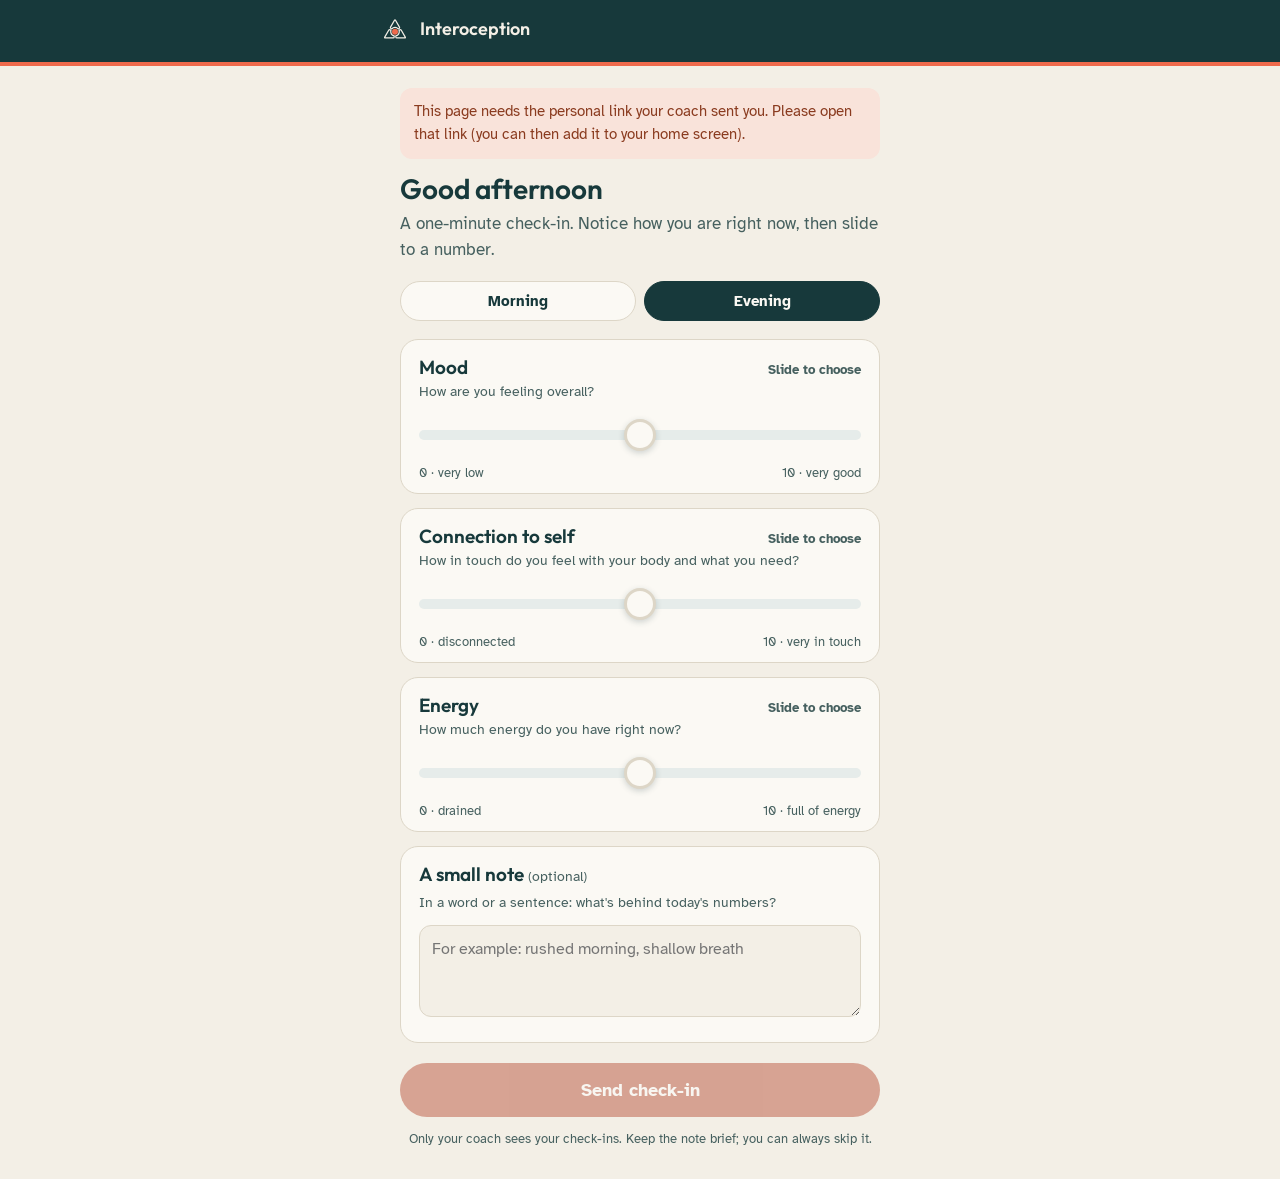
<file: checkin/index.html>
<!doctype html>
<html lang="en">
<head>
<meta charset="utf-8">
<meta name="viewport" content="width=device-width, initial-scale=1, viewport-fit=cover">
<title>Daily check-in · Interoception</title>
<meta name="description" content="Your daily Interoception check-in: mood, connection to self and energy.">
<meta name="robots" content="noindex">
<meta name="theme-color" content="#17393B">
<link rel="manifest" href="manifest.webmanifest">
<link rel="apple-touch-icon" href="icon-180.png">
<meta name="apple-mobile-web-app-capable" content="yes">
<meta name="apple-mobile-web-app-title" content="Check-in">
<meta name="apple-mobile-web-app-status-bar-style" content="black-translucent">
<link rel="icon" href="icon-192.png">
<link rel="preconnect" href="https://fonts.googleapis.com">
<link rel="preconnect" href="https://fonts.gstatic.com" crossorigin>
<link href="https://fonts.googleapis.com/css2?family=Outfit:wght@500;600&family=Atkinson+Hyperlegible:wght@400;700&display=swap" rel="stylesheet">
<style>
:root{--ground:#F3EFE6;--paper:#FBF9F4;--ink:#17393B;--ink-soft:#46605F;--line:#DDD6C7;--coral:#EF6A4C;--coral-ink:#B4462E;--band:#17393B;--band-ink:#F3EFE6;--band-soft:#B9C9C6;--tint:#E6ECEA;
--f-display:"Outfit","Avenir Next","Segoe UI",system-ui,sans-serif;--f-body:"Atkinson Hyperlegible","Segoe UI",system-ui,sans-serif}
@media (prefers-color-scheme:dark){:root{--ground:#0F2324;--paper:#163032;--ink:#EDE8DD;--ink-soft:#AFC0BD;--line:#2A4446;--coral:#F07A5E;--coral-ink:#F49A83;--band:#1B3A3C;--tint:#1F3B3D;color-scheme:dark}}
*{box-sizing:border-box}
html,body{margin:0;background:var(--ground);color:var(--ink);font:17px/1.55 var(--f-body);-webkit-text-size-adjust:100%}
.top{background:var(--band);color:var(--band-ink);padding:calc(14px + env(safe-area-inset-top,0px)) 20px 18px;border-bottom:4px solid var(--coral)}
.top .row{max-width:520px;margin:0 auto;display:flex;align-items:center;gap:10px}
.top svg{width:30px;height:30px;flex:none}
.top b{font:600 18px/1 var(--f-display)}
main{max-width:520px;margin:0 auto;padding:22px 20px calc(30px + env(safe-area-inset-bottom,0px))}
h1{font:600 28px/1.15 var(--f-display);margin:4px 0 6px}
.lead{color:var(--ink-soft);margin:0 0 18px}
.when{display:flex;gap:8px;margin:0 0 18px}
.when button{flex:1;padding:10px 12px;border-radius:999px;border:1px solid var(--line);background:var(--paper);color:var(--ink);font:700 15px var(--f-body);cursor:pointer}
.when button[aria-pressed="true"]{background:var(--ink);color:var(--paper);border-color:var(--ink)}
.card{background:var(--paper);border:1px solid var(--line);border-radius:18px;padding:16px 18px 10px;margin:0 0 14px}
.card .head{display:flex;justify-content:space-between;align-items:baseline;gap:10px}
.card label{font:600 19px/1.2 var(--f-display)}
.card .val{font:600 30px/1 var(--f-display);color:var(--coral-ink);min-width:2ch;text-align:right}
.card .val.unset{font:700 13px var(--f-body);color:var(--ink-soft)}
.card .hint{color:var(--ink-soft);font-size:14px;margin:2px 0 4px}
input[type=range]{-webkit-appearance:none;appearance:none;width:100%;height:44px;background:transparent;margin:6px 0 0;touch-action:pan-y}
input[type=range]::-webkit-slider-runnable-track{height:10px;border-radius:5px;background:linear-gradient(to right,var(--coral) var(--fill,0%),var(--tint) var(--fill,0%))}
input[type=range]::-moz-range-track{height:10px;border-radius:5px;background:var(--tint)}
input[type=range]::-moz-range-progress{height:10px;border-radius:5px;background:var(--coral)}
input[type=range]::-webkit-slider-thumb{-webkit-appearance:none;width:32px;height:32px;border-radius:50%;background:var(--paper);border:3px solid var(--coral);margin-top:-11px;box-shadow:0 2px 6px rgba(23,57,59,.2)}
input[type=range]::-moz-range-thumb{width:28px;height:28px;border-radius:50%;background:var(--paper);border:3px solid var(--coral)}
input[type=range].unset::-webkit-slider-thumb{border-color:var(--line)}
input[type=range]:focus-visible{outline:3px solid var(--coral);outline-offset:4px;border-radius:8px}
.ends{display:flex;justify-content:space-between;font-size:13px;color:var(--ink-soft);margin-top:-2px}
.note label{font:600 19px/1.2 var(--f-display)}
.note .opt{font:400 14px var(--f-body);color:var(--ink-soft)}
textarea{width:100%;min-height:92px;margin:8px 0 6px;border:1px solid var(--line);border-radius:12px;padding:12px;font:16px/1.45 var(--f-body);background:var(--ground);color:var(--ink);resize:vertical}
textarea:focus{outline:3px solid var(--coral);outline-offset:1px}
.send{width:100%;padding:16px;border:0;border-radius:999px;background:var(--coral-ink);color:#fff;font:700 18px var(--f-body);cursor:pointer;margin-top:6px}
.send:disabled{opacity:.45;cursor:not-allowed}
.small{font-size:13px;color:var(--ink-soft);text-align:center;margin:12px 0 0}
.thanks{text-align:center;padding-top:26px}
.thanks .ring{width:72px;height:72px;border-radius:50%;background:var(--coral);margin:0 auto 14px;display:grid;place-items:center}
.thanks .ring svg{width:34px;height:34px}
.nums{display:flex;gap:10px;justify-content:center;margin:18px 0}
.nums div{background:var(--paper);border:1px solid var(--line);border-radius:14px;padding:10px 14px;min-width:94px}
.nums b{display:block;font:600 26px/1.1 var(--f-display)}
.nums span{font-size:13px;color:var(--ink-soft)}
.again{background:transparent;border:1px solid var(--ink-soft);color:var(--ink);padding:12px 20px;border-radius:999px;font:700 15px var(--f-body);cursor:pointer}
.alert{background:#F9E3DA;color:#8A3B1F;border-radius:12px;padding:12px 14px;margin:0 0 14px;font-size:15px}
@media (prefers-color-scheme:dark){.alert{background:#3D2620;color:#F7B9A6}}
.crisis{font-size:13px;color:var(--ink-soft);margin-top:20px}
</style>
</head>
<body>
<header class="top"><div class="row">
<svg viewBox="0 0 120 120" aria-hidden="true"><g fill="none" stroke="#F3EFE6" stroke-width="5" stroke-linejoin="round"><path d="M62.00 24.76L77.88 52.28Q79.88 55.74 76.46 57.72L73.03 59.70A17.25 17.25 0 0 0 46.97 59.70L43.54 57.72Q40.12 55.74 42.12 52.28L58.00 24.76Q60.00 21.30 62.00 24.76Z"/><path d="M99.04 95.85L67.27 95.85Q63.27 95.85 63.27 91.89L63.27 87.94A17.25 17.25 0 0 0 76.30 65.37L79.73 63.39Q83.16 61.41 85.16 64.87L101.04 92.39Q103.04 95.85 99.04 95.85Z"/><path d="M18.96 92.39L34.84 64.87Q36.84 61.41 40.27 63.39L43.70 65.37A17.25 17.25 0 0 0 56.73 87.94L56.73 91.89Q56.73 95.85 52.73 95.85L20.96 95.85Q16.96 95.85 18.96 92.39Z"/></g><circle cx="60" cy="71" r="12" fill="#EF6A4C"/></svg>
<b>Interoception</b></div></header>

<main>
<section id="form-view">
  <p class="alert" id="no-code" hidden>This page needs the personal link your coach sent you. Please open that link (you can then add it to your home screen).</p>
  <h1 id="greeting">Hello</h1>
  <p class="lead">A one-minute check-in. Notice how you are right now, then slide to a number.</p>
  <div class="when" role="group" aria-label="Time of day">
    <button type="button" data-when="Morning" aria-pressed="false">Morning</button>
    <button type="button" data-when="Evening" aria-pressed="false">Evening</button>
  </div>
  <form id="checkin" novalidate>
    <div class="card"><div class="head"><label for="mood">Mood</label><span class="val unset" id="mood-v" aria-live="polite">Slide to choose</span></div>
      <p class="hint">How are you feeling overall?</p>
      <input type="range" id="mood" min="0" max="10" step="1" value="5" class="unset" aria-describedby="mood-v">
      <div class="ends"><span>0 · very low</span><span>10 · very good</span></div></div>
    <div class="card"><div class="head"><label for="connection">Connection to self</label><span class="val unset" id="connection-v" aria-live="polite">Slide to choose</span></div>
      <p class="hint">How in touch do you feel with your body and what you need?</p>
      <input type="range" id="connection" min="0" max="10" step="1" value="5" class="unset" aria-describedby="connection-v">
      <div class="ends"><span>0 · disconnected</span><span>10 · very in touch</span></div></div>
    <div class="card"><div class="head"><label for="energy">Energy</label><span class="val unset" id="energy-v" aria-live="polite">Slide to choose</span></div>
      <p class="hint">How much energy do you have right now?</p>
      <input type="range" id="energy" min="0" max="10" step="1" value="5" class="unset" aria-describedby="energy-v">
      <div class="ends"><span>0 · drained</span><span>10 · full of energy</span></div></div>
    <div class="card note"><label for="note">A small note <span class="opt">(optional)</span></label>
      <p class="hint">In a word or a sentence: what's behind today's numbers?</p>
      <textarea id="note" maxlength="500" placeholder="For example: tight shoulders after work"></textarea></div>
    <button class="send" id="send" type="submit" disabled>Send check-in</button>
    <p class="small">Only your coach sees your check-ins. Keep the note brief; you can always skip it.</p>
  </form>
</section>

<section id="thanks-view" class="thanks" hidden>
  <div class="ring"><svg viewBox="0 0 24 24" fill="none" stroke="#fff" stroke-width="3" stroke-linecap="round" stroke-linejoin="round" aria-hidden="true"><path d="M5 12.5l4.5 4.5L19 7.5"/></svg></div>
  <h1>Thanks for checking in</h1>
  <p class="lead">Noticing is the practice.</p>
  <div class="nums" id="nums"></div>
  <p id="queued" class="alert" hidden>You seem to be offline. Your check-in is saved on this phone and will send next time you open this page.</p>
  <button class="again" id="done" type="button">Done</button>
  <p class="crisis">This isn't monitored in real time. If you're in crisis, call or text 988 (US) or call 911.</p>
</section>
</main>

<script>
(function () {
  var FORM_ID = "263145496067161";
  var Q = { code: "q1_code", when: "q2_when", mood: "q3_mood", connection: "q4_connection", energy: "q5_energy", note: "q6_note", sent: "q7_sent" };
  var SUBMIT = "https://submit.jotform.com/submit/" + FORM_ID + "/";
  var EXAMPLES = ["tight shoulders after work", "felt calm after a walk", "slept badly, jaw tense", "good talk with a friend", "rushed morning, shallow breath", "proud I said no"];

  function store(k, v) { try { if (v === undefined) return localStorage.getItem(k); localStorage.setItem(k, v); } catch (e) { return null; } }

  // The private client code comes from the personal link (?c=…) and is remembered on this phone.
  var params = new URLSearchParams(location.search);
  var code = (params.get("c") || store("io_code") || "").trim().toUpperCase().replace(/[^A-Z0-9]/g, "").slice(0, 12);
  if (params.get("c") && code) store("io_code", code);
  var noCode = !code;
  document.getElementById("no-code").hidden = !noCode;

  var hour = new Date().getHours();
  var when = hour < 14 ? "Morning" : "Evening";
  document.getElementById("greeting").textContent = hour < 12 ? "Good morning" : hour < 18 ? "Good afternoon" : "Good evening";
  var whenButtons = document.querySelectorAll(".when button");
  function setWhen(w) { when = w; whenButtons.forEach(function (b) { b.setAttribute("aria-pressed", String(b.dataset.when === w)); }); }
  whenButtons.forEach(function (b) { b.addEventListener("click", function () { setWhen(b.dataset.when); }); });
  setWhen(when);

  document.getElementById("note").placeholder = "For example: " + EXAMPLES[Math.floor(Math.random() * EXAMPLES.length)];

  var keys = ["mood", "connection", "energy"], touched = {};
  var send = document.getElementById("send");
  function refresh() { send.disabled = noCode || keys.some(function (k) { return !touched[k]; }); }
  keys.forEach(function (k) {
    var input = document.getElementById(k), out = document.getElementById(k + "-v");
    function show() {
      touched[k] = true; input.classList.remove("unset"); out.classList.remove("unset");
      out.textContent = input.value; input.style.setProperty("--fill", (input.value * 10) + "%"); refresh();
    }
    input.addEventListener("input", show); input.addEventListener("change", show);
    input.addEventListener("pointerdown", function () { if (!touched[k]) show(); });
  });

  function payload() {
    var fd = new FormData();
    fd.append("formID", FORM_ID); fd.append("simple_spc", FORM_ID + "-" + FORM_ID);
    fd.append(Q.code, code); fd.append(Q.when, when);
    keys.forEach(function (k) { fd.append(Q[k], document.getElementById(k).value); });
    fd.append(Q.note, document.getElementById("note").value.trim().slice(0, 500));
    fd.append(Q.sent, "interoception.cc/checkin");
    return fd;
  }
  function post(fd) { return fetch(SUBMIT, { method: "POST", body: fd, mode: "no-cors" }); }
  function serialise(fd) { var o = {}; fd.forEach(function (v, k) { o[k] = v; }); return JSON.stringify(o); }
  function rebuild(json) { var o = JSON.parse(json), fd = new FormData(); Object.keys(o).forEach(function (k) { fd.append(k, o[k]); }); return fd; }

  // Anything saved while offline is sent the next time the page opens.
  var queued = store("io_pending");
  if (queued && navigator.onLine !== false) {
    try { post(rebuild(queued)).then(function () { store("io_pending", ""); }); } catch (e) {}
  }

  document.getElementById("checkin").addEventListener("submit", function (e) {
    e.preventDefault();
    if (send.disabled) return;
    send.disabled = true; send.textContent = "Sending…";
    var fd = payload();
    document.getElementById("nums").innerHTML = keys.map(function (k) {
      var label = { mood: "Mood", connection: "Connection", energy: "Energy" }[k];
      return "<div><b>" + document.getElementById(k).value + "</b><span>" + label + "</span></div>";
    }).join("");
    function done(offline) {
      document.getElementById("queued").hidden = !offline;
      document.getElementById("form-view").hidden = true;
      document.getElementById("thanks-view").hidden = false;
      window.scrollTo(0, 0);
    }
    post(fd).then(function () { done(false); }).catch(function () { store("io_pending", serialise(fd)); done(true); });
  });
  document.getElementById("done").addEventListener("click", function () { location.reload(); });
})();
</script>
</body>
</html>
</file>
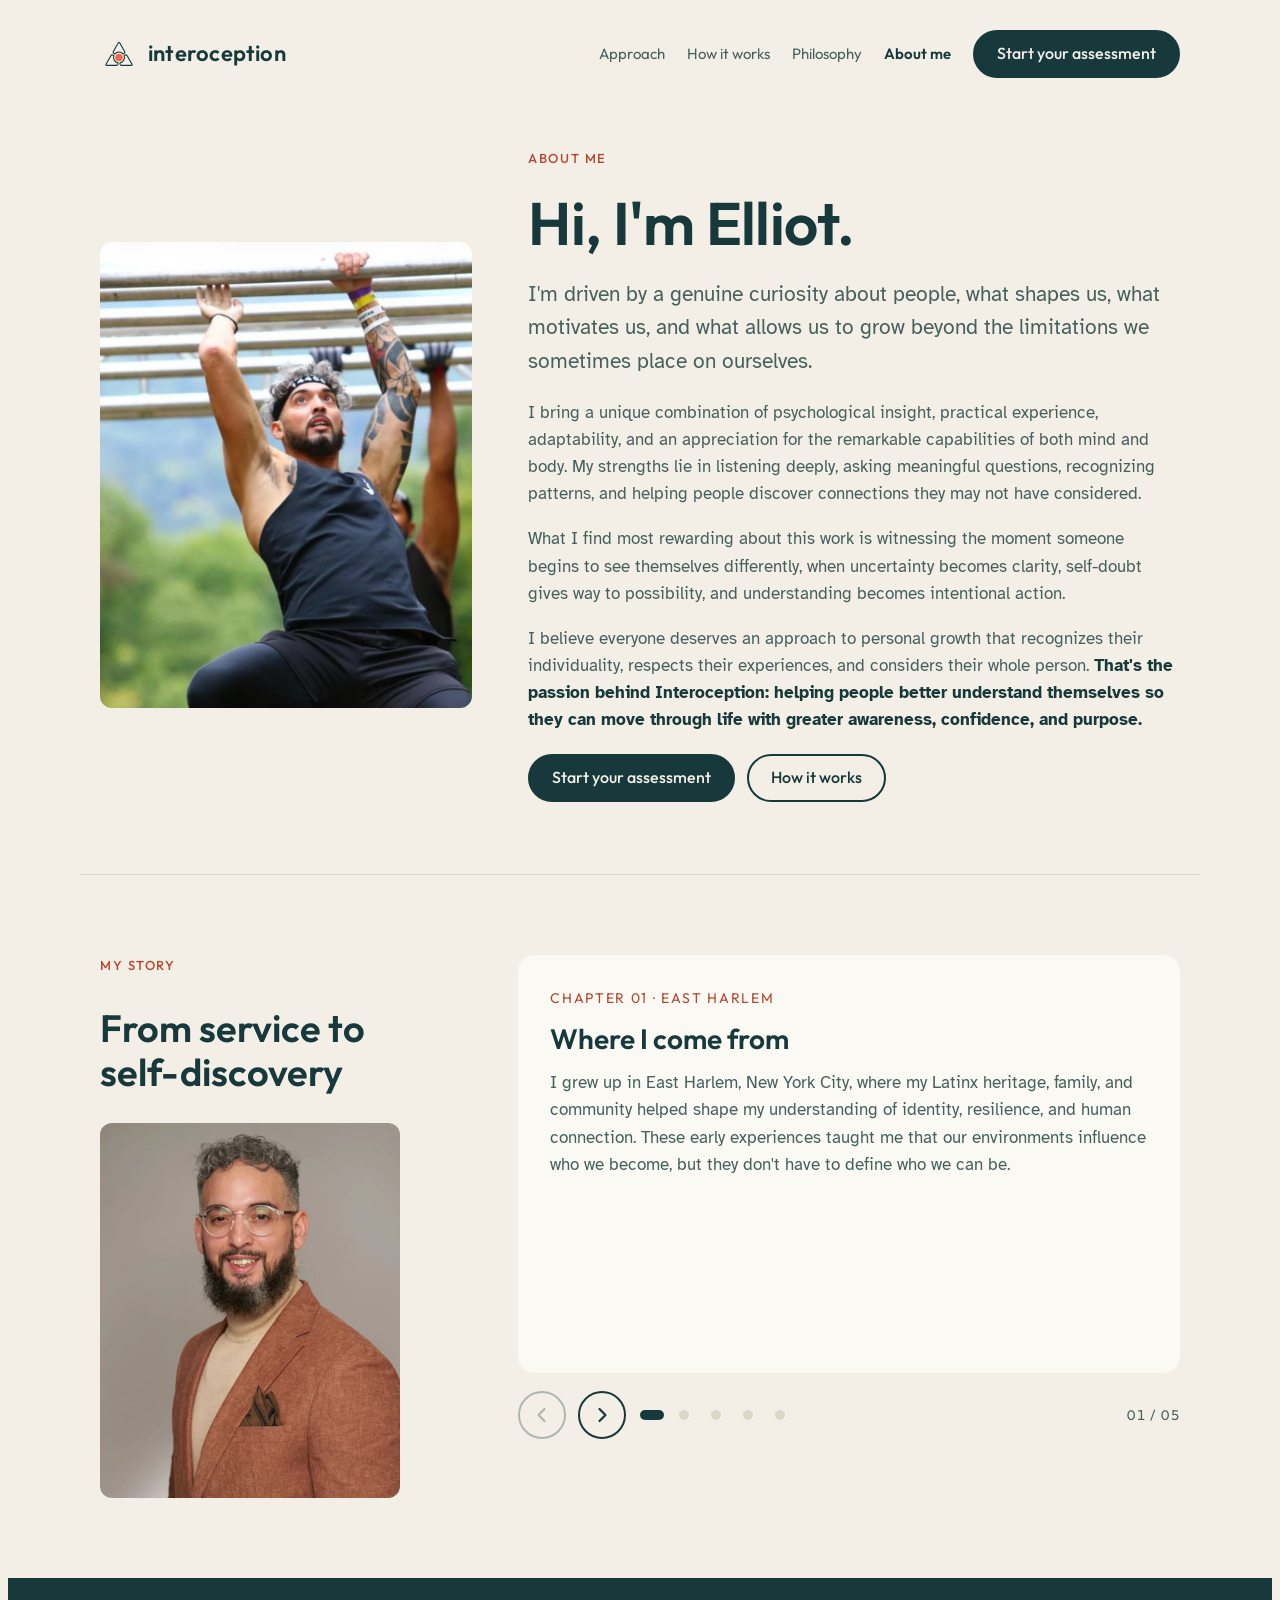
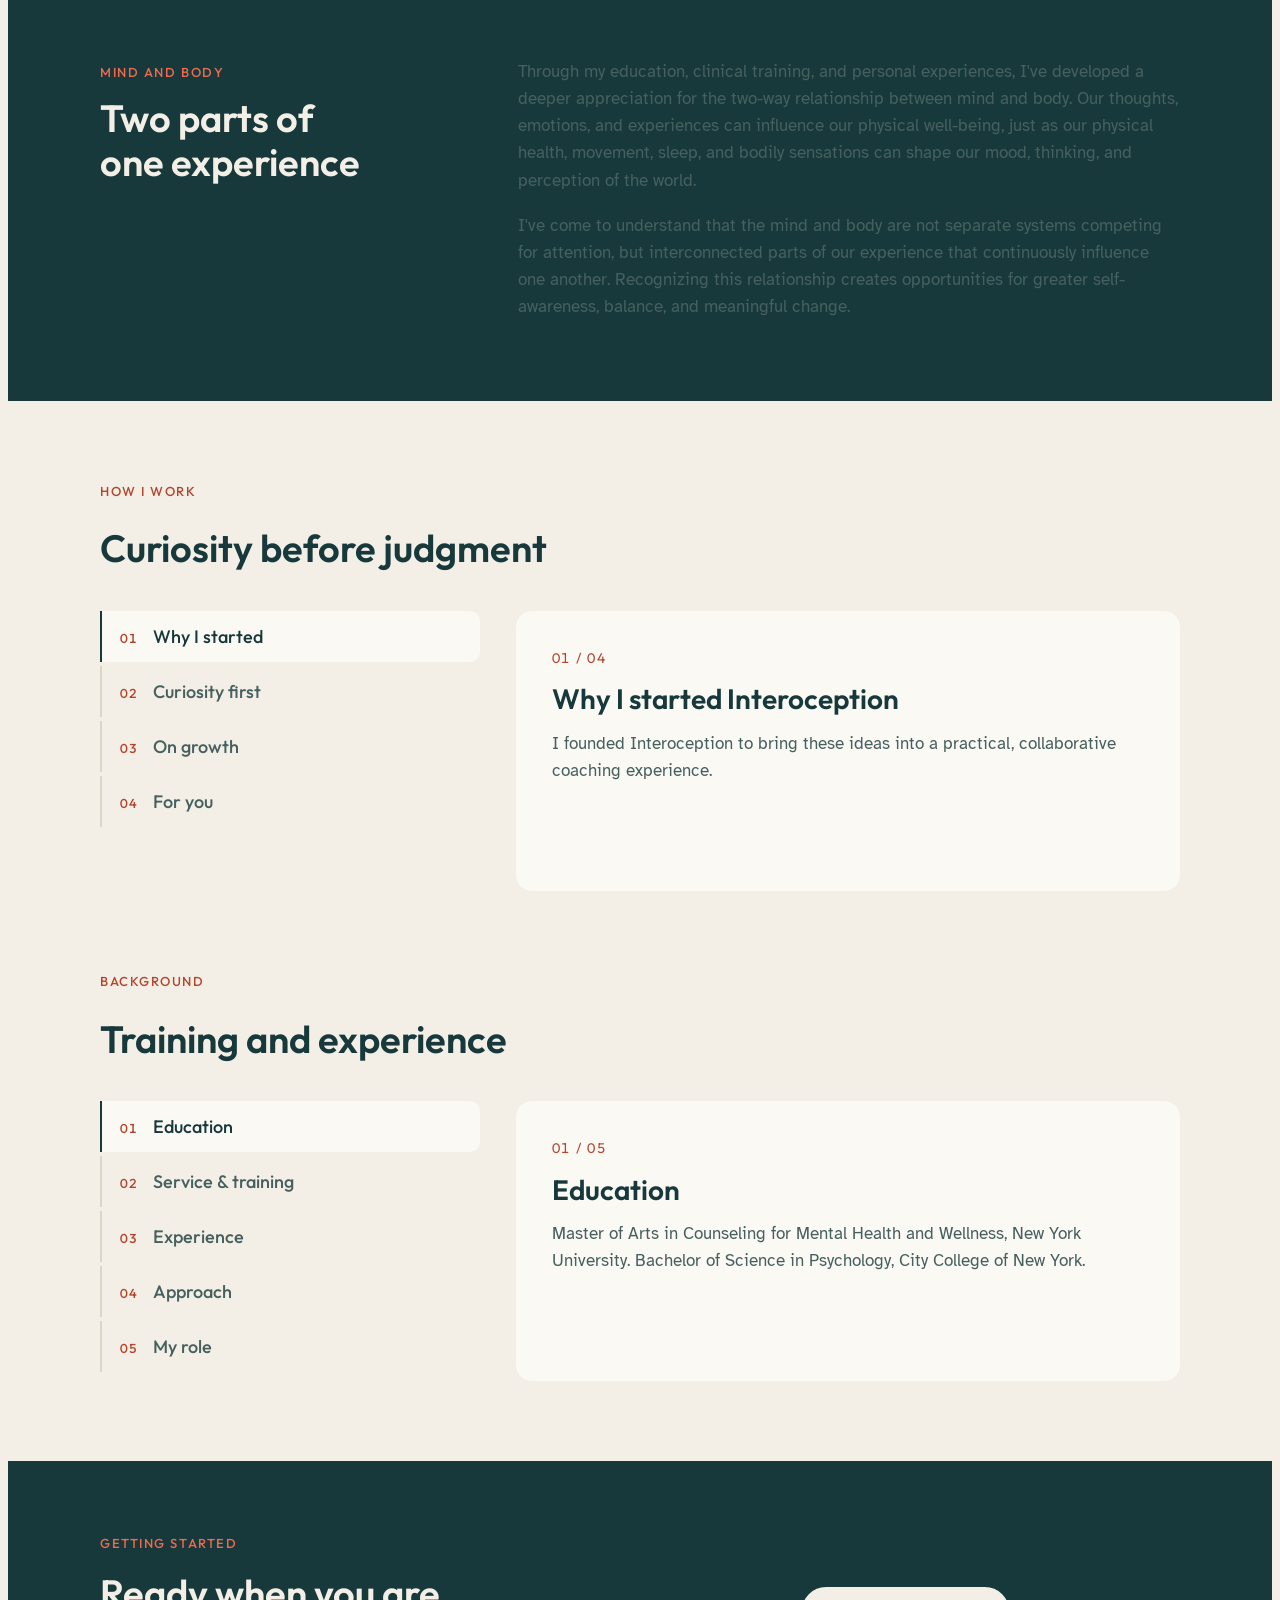
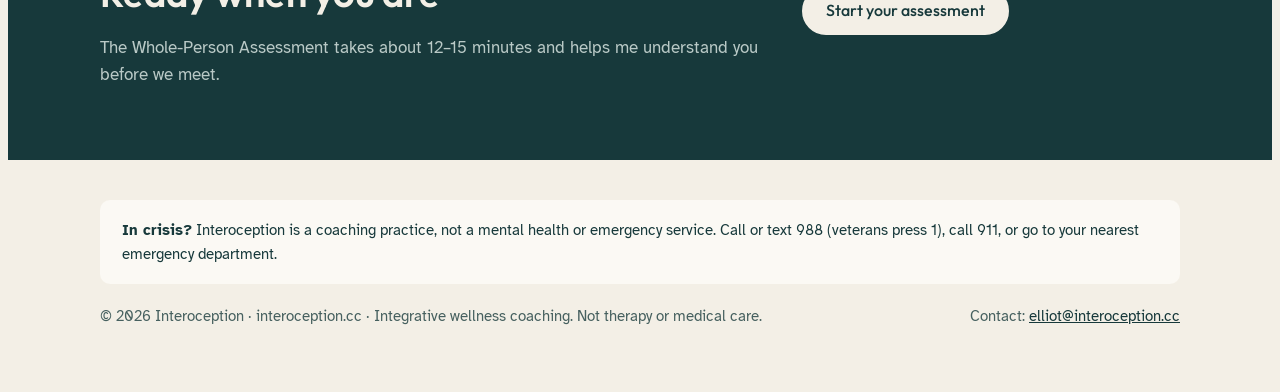
<file: about.html>
<!doctype html>
<html lang="en">
<head>
<meta charset="utf-8">
<meta name="viewport" content="width=device-width, initial-scale=1, viewport-fit=cover">
<title>About me · Interoception</title>
<meta name="description" content="Meet the coach behind Interoception: a U.S. Army veteran from East Harlem with degrees in psychology from City College of New York and counseling for mental health and wellness from NYU.">
<link rel="icon" href="data:image/svg+xml,%3Csvg xmlns='http://www.w3.org/2000/svg' viewBox='0 0 120 120'%3E%3Cpath d='M60 12 112 102H8Z' fill='%2317393B' stroke='%2317393B' stroke-width='8' stroke-linejoin='round'/%3E%3Ccircle cx='60' cy='70' r='18' fill='%23EF6A4C'/%3E%3C/svg%3E">
<link rel="preconnect" href="https://fonts.googleapis.com">
<link rel="preconnect" href="https://fonts.gstatic.com" crossorigin>
<link href="https://fonts.googleapis.com/css2?family=Outfit:wght@400;500;600&family=Atkinson+Hyperlegible:ital,wght@0,400;0,700;1,400&display=swap" rel="stylesheet">
<link rel="stylesheet" href="styles.css?v=20261109a">
<script>document.documentElement.classList.add("js")</script>
<script src="site.js?v=20261109a" defer></script>
</head>
<body>
<header class="wrap top">
  <a class="brand" href="index.html" aria-label="Interoception, home">
    <svg viewBox="0 0 120 120" aria-hidden="true"><g class="mark-turn"><path class="panel p0" d="M62.00 24.76L77.88 52.28Q79.88 55.74 76.46 57.72L73.03 59.70A17.25 17.25 0 0 0 46.97 59.70L43.54 57.72Q40.12 55.74 42.12 52.28L58.00 24.76Q60.00 21.30 62.00 24.76Z"/><path class="panel p1" d="M99.04 95.85L67.27 95.85Q63.27 95.85 63.27 91.89L63.27 87.94A17.25 17.25 0 0 0 76.30 65.37L79.73 63.39Q83.16 61.41 85.16 64.87L101.04 92.39Q103.04 95.85 99.04 95.85Z"/><path class="panel p2" d="M18.96 92.39L34.84 64.87Q36.84 61.41 40.27 63.39L43.70 65.37A17.25 17.25 0 0 0 56.73 87.94L56.73 91.89Q56.73 95.85 52.73 95.85L20.96 95.85Q16.96 95.85 18.96 92.39Z"/><circle class="dot" cx="60" cy="71" r="12"/></g></svg>
    interoception
  </a>
  <nav class="nav" aria-label="Main">
    <a class="link" href="index.html#approach">Approach</a>
    <a class="link" href="index.html#process">How it works</a>
    <a class="link" href="index.html#philosophy">Philosophy</a>
    <a class="link" href="about.html" aria-current="page">About me</a>
    <a class="btn primary" href="https://form.jotform.com/263055758821160" target="_blank" rel="noopener">Start your assessment</a>
  </nav>
</header>

<main>
  <section class="wrap about-hero" aria-labelledby="about-title">
    <img class="portrait-photo" src="elliot-action.jpg" width="800" height="1000" alt="Elliot hanging from overhead bars during an obstacle course race">
    <div>
      <span class="eyebrow">About me</span>
      <h1 id="about-title">Hi, I'm Elliot.</h1>
      <p class="lede">I'm driven by a genuine curiosity about people, what shapes us, what motivates us, and what allows us to grow beyond the limitations we sometimes place on ourselves.</p>
      <div class="prose">
        <p>I bring a unique combination of psychological insight, practical experience, adaptability, and an appreciation for the remarkable capabilities of both mind and body. My strengths lie in listening deeply, asking meaningful questions, recognizing patterns, and helping people discover connections they may not have considered.</p>
        <p>What I find most rewarding about this work is witnessing the moment someone begins to see themselves differently, when uncertainty becomes clarity, self-doubt gives way to possibility, and understanding becomes intentional action.</p>
        <p>I believe everyone deserves an approach to personal growth that recognizes their individuality, respects their experiences, and considers their whole person. <strong style="color: var(--ink)">That's the passion behind Interoception: helping people better understand themselves so they can move through life with greater awareness, confidence, and purpose.</strong></p>
      </div>
      <div class="ctas" style="display:flex; gap:12px; flex-wrap:wrap">
        <a class="btn primary" href="https://form.jotform.com/263055758821160" target="_blank" rel="noopener">Start your assessment</a>
        <a class="btn ghost" href="index.html#process">How it works</a>
      </div>
    </div>
  </section>

  <section class="wrap section two" aria-labelledby="story-title" style="border-top:1px solid var(--line)">
    <div class="story-side"><span class="eyebrow">My story</span><h2 id="story-title" style="margin-top:12px">From service to self-discovery</h2><img class="story-photo" src="elliot.jpg" width="800" height="1000" alt="Portrait of Elliot, smiling in a rust-colored jacket" loading="lazy"></div>
    <div class="carousel" data-carousel aria-roledescription="carousel" aria-label="My story">
        <div class="carousel-track" tabindex="0" aria-label="Story chapters. Use the arrow keys or swipe to move between them.">
          <article class="slide" aria-roledescription="slide" aria-label="Chapter 1 of 5"><span class="kicker">Chapter 01 · East Harlem</span><h3>Where I come from</h3><p>I grew up in East Harlem, New York City, where my Latinx heritage, family, and community helped shape my understanding of identity, resilience, and human connection. These early experiences taught me that our environments influence who we become, but they don't have to define who we can be.</p></article>
          <article class="slide" aria-roledescription="slide" aria-label="Chapter 2 of 5"><span class="kicker">Chapter 02 · Service</span><h3>What service taught me</h3><p>My military service, including overseas deployments, profoundly shaped my understanding of the relationship between body and mind. Through rigorous physical training, demanding environments, and circumstances that tested both physical and psychological endurance, I experienced firsthand how movement, physical conditioning, mental focus, and emotional regulation influence one another. Pushing beyond perceived limitations taught me not only what the body and mind are capable of, but also the importance of recognizing their signals, respecting their limits, and understanding the difference between resilience and simply enduring.</p></article>
          <article class="slide" aria-roledescription="slide" aria-label="Chapter 3 of 5"><span class="kicker">Chapter 03 · Training</span><h3>A foundation in movement</h3><p>Military service also provided me with a practical foundation in physical fitness, conditioning, and purposeful movement. Through structured training, I developed an understanding of how strength, endurance, mobility, consistency, and recovery contribute to physical performance and overall well-being. These experiences inform my ability to support individuals in establishing realistic physical goals, developing sustainable movement habits, and understanding how physical activity can contribute to confidence, self-awareness, and psychological well-being.</p></article>
          <article class="slide" aria-roledescription="slide" aria-label="Chapter 4 of 5"><span class="kicker">Chapter 04 · Under pressure</span><h3>Steady when it counts</h3><p>Operating in extreme circumstances offered a unique perspective on human behavior, adaptability, and the ways people respond to uncertainty, pressure, and adversity. These experiences strengthened my ability to remain grounded in challenging situations, recognize the influence of our environments, and approach complex problems with perspective and intention. Today, they inform how I support others: with an appreciation for individual differences, a respect for the connection between physical and psychological well-being, and a belief that meaningful growth comes not simply from pushing harder, but from developing the awareness to know when to challenge ourselves, when to adapt, and when to recover.</p></article>
          <article class="slide" aria-roledescription="slide" aria-label="Chapter 5 of 5"><span class="kicker">Chapter 05 · Curiosity</span><h3>From curiosity to study</h3><p>My experiences inspired a growing curiosity about human behavior, emotional well-being, and the relationship between our thoughts, feelings, and actions. I pursued that curiosity academically, earning a bachelor's degree in Psychology from the City College of New York and a master's degree in Counseling for Mental Health and Wellness from New York University.</p></article>
        </div>
        <div class="carousel-nav">
          <button class="arrow" type="button" data-prev aria-label="Previous chapter"><svg width="20" height="20" viewBox="0 0 20 20" aria-hidden="true"><path d="M12.5 4 6.5 10l6 6" fill="none" stroke="currentColor" stroke-width="2.2" stroke-linecap="round" stroke-linejoin="round"/></svg></button>
          <button class="arrow" type="button" data-next aria-label="Next chapter"><svg width="20" height="20" viewBox="0 0 20 20" aria-hidden="true"><path d="M7.5 4l6 6-6 6" fill="none" stroke="currentColor" stroke-width="2.2" stroke-linecap="round" stroke-linejoin="round"/></svg></button>
          <div class="dots"><button class="dot" type="button" aria-label="Go to chapter 1: East Harlem"></button><button class="dot" type="button" aria-label="Go to chapter 2: Service"></button><button class="dot" type="button" aria-label="Go to chapter 3: Training"></button><button class="dot" type="button" aria-label="Go to chapter 4: Under pressure"></button><button class="dot" type="button" aria-label="Go to chapter 5: Curiosity"></button></div>
          <span class="carousel-count" aria-hidden="true">01 / 05</span>
        </div>
      </div>
  </section>

  <section class="band" aria-labelledby="mindbody-title">
    <div class="wrap section two">
      <div><span class="eyebrow">Mind and body</span><h2 id="mindbody-title" style="margin-top:12px">Two parts of one experience</h2></div>
      <div class="prose">
        <p>Through my education, clinical training, and personal experiences, I've developed a deeper appreciation for the two-way relationship between mind and body. Our thoughts, emotions, and experiences can influence our physical well-being, just as our physical health, movement, sleep, and bodily sensations can shape our mood, thinking, and perception of the world.</p>
        <p>I've come to understand that the mind and body are not separate systems competing for attention, but interconnected parts of our experience that continuously influence one another. Recognizing this relationship creates opportunities for greater self-awareness, balance, and meaningful change.</p>
      </div>
    </div>
  </section>

  <section class="wrap section" aria-labelledby="how-title">
    <div class="section-head"><span class="eyebrow">How I work</span><h2 id="how-title" style="margin-top:12px">Curiosity before judgment</h2></div>
      <div class="stepper" data-tabs data-autoplay="8000">
        <div role="tablist" aria-label="How I work"><button role="tab" id="how-tab-0" aria-controls="how-0" aria-selected="true" tabindex="0" type="button"><span class="num">01</span>Why I started</button><button role="tab" id="how-tab-1" aria-controls="how-1" aria-selected="false" tabindex="-1" type="button"><span class="num">02</span>Curiosity first</button><button role="tab" id="how-tab-2" aria-controls="how-2" aria-selected="false" tabindex="-1" type="button"><span class="num">03</span>On growth</button><button role="tab" id="how-tab-3" aria-controls="how-3" aria-selected="false" tabindex="-1" type="button"><span class="num">04</span>For you</button></div>
        <div class="panels">
          <div role="tabpanel" id="how-0" aria-labelledby="how-tab-0"><span class="counter">01 / 04</span><h3>Why I started Interoception</h3><p>I founded Interoception to bring these ideas into a practical, collaborative coaching experience.</p></div>
          <div role="tabpanel" id="how-1" aria-labelledby="how-tab-1" hidden><span class="counter">02 / 04</span><h3>Curiosity before judgment</h3><p>My approach begins with curiosity rather than judgment. Together, we explore the patterns, values, experiences, habits, and physical experiences influencing your life. We consider not only what you want to change, but how your mental and physical well-being may be supporting or limiting your progress, what matters most to you, and what moving forward could realistically look like.</p></div>
          <div role="tabpanel" id="how-2" aria-labelledby="how-tab-2" hidden><span class="counter">03 / 04</span><h3>Growth, not reinvention</h3><p>I believe personal growth isn't about becoming an entirely different person. It's about developing a deeper understanding of yourself, recognizing your capacity for change, and making intentional choices that reflect the life you want to lead.</p></div>
          <div role="tabpanel" id="how-3" aria-labelledby="how-tab-3" hidden><span class="counter">04 / 04</span><h3>What I want for you</h3><p>Above all, I want people who work with me to feel heard, respected, challenged when appropriate, and supported in discovering their own direction.</p></div>
        </div>
      </div>
  </section>

  <section class="wrap section" aria-labelledby="creds-title" style="padding-top:0">
    <div class="section-head"><span class="eyebrow">Background</span><h2 id="creds-title" style="margin-top:12px">Training and experience</h2></div>
      <div class="stepper" data-tabs>
        <div role="tablist" aria-label="Training and experience"><button role="tab" id="creds-tab-0" aria-controls="creds-0" aria-selected="true" tabindex="0" type="button"><span class="num">01</span>Education</button><button role="tab" id="creds-tab-1" aria-controls="creds-1" aria-selected="false" tabindex="-1" type="button"><span class="num">02</span>Service &amp; training</button><button role="tab" id="creds-tab-2" aria-controls="creds-2" aria-selected="false" tabindex="-1" type="button"><span class="num">03</span>Experience</button><button role="tab" id="creds-tab-3" aria-controls="creds-3" aria-selected="false" tabindex="-1" type="button"><span class="num">04</span>Approach</button><button role="tab" id="creds-tab-4" aria-controls="creds-4" aria-selected="false" tabindex="-1" type="button"><span class="num">05</span>My role</button></div>
        <div class="panels">
          <div role="tabpanel" id="creds-0" aria-labelledby="creds-tab-0"><span class="counter">01 / 05</span><h3>Education</h3><p>Master of Arts in Counseling for Mental Health and Wellness, New York University. Bachelor of Science in Psychology, City College of New York.</p></div>
          <div role="tabpanel" id="creds-1" aria-labelledby="creds-tab-1" hidden><span class="counter">02 / 05</span><h3>Military service and physical training</h3><p>United States Army veteran with service in Civil Affairs and Field Artillery, including overseas deployments. Experience in military physical conditioning, strength and endurance training, structured fitness routines, and maintaining physical readiness in demanding environments.</p></div>
          <div role="tabpanel" id="creds-2" aria-labelledby="creds-tab-2" hidden><span class="counter">03 / 05</span><h3>Professional experience</h3><p>Clinical training and experience working with individuals and couples navigating emotional challenges, interpersonal relationships, life transitions, and personal development.</p></div>
          <div role="tabpanel" id="creds-3" aria-labelledby="creds-tab-3" hidden><span class="counter">04 / 05</span><h3>Coaching approach</h3><p>Informed by cognitive-behavioral principles, motivational interviewing, narrative approaches, positive psychology, person-centered practices, and an integrated understanding of the reciprocal relationship between mind and body.</p></div>
          <div role="tabpanel" id="creds-4" aria-labelledby="creds-tab-4" hidden><span class="counter">05 / 05</span><h3>My role</h3><p>At Interoception, I work as an integrative wellness coach, helping clients explore personal goals, strengthen self-awareness, and develop intentional strategies for growth. Coaching is distinct from psychotherapy and does not include mental health diagnosis, treatment, or medical care. When a client's needs fall outside the scope of coaching, I encourage consultation with an appropriately licensed professional.</p></div>
        </div>
      </div>
  </section>

  <section class="band" aria-labelledby="start-title">
    <div class="wrap start">
      <div>
        <span class="eyebrow">Getting started</span>
        <h2 id="start-title">Ready when you are</h2>
        <p>The Whole-Person Assessment takes about 12–15 minutes and helps me understand you before we meet.</p>
      </div>
      <div style="display:flex; flex-direction:column; gap:16px; align-items:flex-start">
        <a class="btn primary" href="https://form.jotform.com/263055758821160" target="_blank" rel="noopener">Start your assessment</a>
      </div>
    </div>
  </section>
</main>

<footer class="wrap">
  <p class="crisis"><strong>In crisis?</strong> Interoception is a coaching practice, not a mental health or emergency service. Call or text 988 (veterans press 1), call 911, or go to your nearest emergency department.</p>
  <div class="foot-row"><span>© 2026 Interoception · interoception.cc · Integrative wellness coaching. Not therapy or medical care.</span><span>Contact: <a href="mailto:elliot@interoception.cc">elliot@interoception.cc</a></span></div>
</footer>
</body>
</html>
</file>
<file: styles.css>
/* Layout: one 1120px column of bands; the hero pairs a statement with the drawn spiral; later bands alternate bone and spruce grounds. */
:root{
  --ground:#F3EFE6; --paper:#FBF9F4; --ink:#17393B; --ink-soft:#46605F; --line:#DDD6C7;
  --coral:#EF6A4C; --coral-ink:#B4462E; --band:#17393B; --band-ink:#F3EFE6; --band-soft:#B9C9C6;
  --f-display:"Outfit", "Avenir Next", "Segoe UI", system-ui, sans-serif;
  --f-body:"Atkinson Hyperlegible", "Segoe UI", system-ui, sans-serif;
}
@media (prefers-color-scheme: dark){
  :root:not([data-theme="light"]){
    --ground:#0F2324; --paper:#163032; --ink:#EDE8DD; --ink-soft:#AFC0BD; --line:#2A4446;
    --coral:#F07A5E; --coral-ink:#F49A83; --band:#1B3A3C; --band-ink:#F3EFE6; --band-soft:#B9C9C6;
    color-scheme:dark;
  }
}
:root[data-theme="dark"]{
  --ground:#0F2324; --paper:#163032; --ink:#EDE8DD; --ink-soft:#AFC0BD; --line:#2A4446;
  --coral:#F07A5E; --coral-ink:#F49A83; --band:#1B3A3C; --band-ink:#F3EFE6; --band-soft:#B9C9C6;
  color-scheme:dark;
}
*{box-sizing:border-box}
[hidden]{display:none !important}
html{scroll-behavior:smooth}
body{background:var(--ground); color:var(--ink); font-family:var(--f-body); font-size:17px; line-height:1.6}
.wrap{max-width:1120px; margin:0 auto; padding-left:max(20px, env(safe-area-inset-left, 0px)); padding-right:max(20px, env(safe-area-inset-right, 0px))}
h1,h2,h3{font-family:var(--f-display); font-weight:600; line-height:1.15; text-wrap:balance; margin:0}
h1{font-size:clamp(36px, 5.6vw, 60px); letter-spacing:-0.01em}
h2{font-size:clamp(28px, 3.6vw, 38px)}
h3{font-size:20px}
p{margin:0}
a{color:var(--ink)}
a:focus-visible,.btn:focus-visible,summary:focus-visible{outline:3px solid var(--coral); outline-offset:3px; border-radius:4px}
.eyebrow{font-family:var(--f-display); font-size:13px; font-weight:500; letter-spacing:0.12em; text-transform:uppercase; color:var(--coral-ink)}
.lede{font-size:clamp(18px, 2vw, 21px); color:var(--ink-soft); max-width:58ch}
.btn{display:inline-flex; align-items:center; min-height:48px; padding:0 22px; border-radius:999px; font-family:var(--f-display); font-weight:500; font-size:16px; text-decoration:none; border:2px solid var(--ink)}
.btn.primary{background:var(--ink); color:var(--ground)}
.btn.ghost{color:var(--ink)}
.band .btn.primary{background:var(--band-ink); color:var(--band); border-color:var(--band-ink)}

/* Header */
.top{padding-block:22px; display:flex; justify-content:space-between; align-items:center; gap:16px; flex-wrap:wrap}
.brand{display:flex; align-items:center; gap:10px; text-decoration:none; font-family:var(--f-display); font-weight:600; font-size:22px; letter-spacing:0.01em}
.brand svg{width:38px; height:38px; flex:none}
.nav{display:flex; gap:22px; align-items:center; flex-wrap:wrap; font-family:var(--f-display); font-size:15px}
.nav a{text-decoration:none; color:var(--ink-soft)}
.nav a:hover{color:var(--ink)}
@media (max-width:760px){.nav .link{display:none}}

/* Hero */
.hero{display:grid; grid-template-columns:minmax(0, 7fr) minmax(0, 5fr); gap:48px; align-items:center; padding-block:48px 72px}
.hero > div{display:flex; flex-direction:column; gap:24px; min-width:0}
.hero .ctas{display:flex; gap:12px; flex-wrap:wrap}
.hero-art{position:relative; width:100%; max-width:420px; justify-self:center; aspect-ratio:1}
.hero-mark{display:block; width:100%; height:100%}
.hero-art canvas{position:absolute; inset:0; width:100%; height:100%; touch-action:pan-y; cursor:grab}
.hero-art canvas:active{cursor:grabbing}
.hero-art.is-3d .hero-mark{visibility:hidden}
.hero-pause{position:absolute; right:4px; bottom:4px; width:44px; height:44px; border-radius:50%; border:2px solid var(--ink); background:var(--ground); color:var(--ink); display:grid; place-items:center; cursor:pointer; opacity:.75; transition:opacity .2s}
.hero-pause:hover,.hero-pause:focus-visible{opacity:1}
.hero-pause svg{width:16px; height:16px; fill:currentColor}
.panel{fill:none; stroke:currentColor; stroke-width:3.5; stroke-linejoin:round}
.dot{fill:var(--coral)}
.hero-mark{color:var(--ink); overflow:visible}
.brand svg{overflow:visible}
/* Hero: the panels open and close while the dot gathers. Header: the dot breathes. Hover: a one-third turn back to the same shape. */
.p0{--ox:0px; --oy:-6px} .p1{--ox:5.2px; --oy:3px} .p2{--ox:-5.2px; --oy:3px}
.hero-mark .panel{animation:panel-open 9s ease-in-out infinite}
.hero-mark .dot{transform-origin:60px 71px; animation:dot-gather 9s ease-in-out infinite}
.brand .dot{transform-origin:60px 71px; animation:dot-breathe 5s ease-in-out infinite}
.mark-turn{transform-origin:60px 71px}
.brand:hover .mark-turn,.brand:focus-visible .mark-turn{animation:mark-turn .9s ease-in-out}
@keyframes panel-open{0%,100%{transform:none} 40%{transform:translate(var(--ox),var(--oy))}}
@keyframes dot-gather{0%,100%{transform:scale(1.14)} 40%{transform:scale(.94)}}
@keyframes dot-breathe{0%,100%{transform:scale(.92)} 50%{transform:scale(1.1)}}
@keyframes mark-turn{to{transform:rotate(120deg)}}
@media (prefers-reduced-motion: reduce){.hero-mark .panel,.hero-mark .dot,.brand .dot,.brand:hover .mark-turn,.brand:focus-visible .mark-turn{animation:none}}
@media (max-width:820px){.hero{grid-template-columns:minmax(0,1fr); gap:28px; padding-block:24px 56px} .hero-art{max-width:260px; order:-1; justify-self:start}}

/* Name */
.name{padding-block:64px; border-top:1px solid var(--line); display:grid; grid-template-columns:minmax(0, 4fr) minmax(0, 7fr); gap:40px}
.name dl{margin:0; display:grid; gap:20px}
.name dt{font-family:var(--f-display); font-weight:600; font-size:20px}
.name dt span{color:var(--ink-soft); font-weight:400; font-size:16px}
.name dd{margin:4px 0 0; color:var(--ink-soft)}
@media (max-width:820px){.name{grid-template-columns:minmax(0,1fr); gap:24px}}

/* Sections */
.section{padding-block:80px; display:flex; flex-direction:column; gap:40px}
.section-head{display:flex; flex-direction:column; gap:14px; max-width:700px}
.truths{display:grid; grid-template-columns:repeat(2, minmax(0, 1fr)); gap:36px 56px}
.truths div{display:flex; flex-direction:column; gap:8px; padding-top:20px; border-top:2px solid var(--ink)}
.truths p{color:var(--ink-soft)}
@media (max-width:720px){.truths{grid-template-columns:minmax(0,1fr)}}

.band{background:var(--band); color:var(--band-ink)}
.band .eyebrow{color:var(--coral)}
.band .lede,.band p{color:var(--band-soft)}
.band a{color:var(--band-ink)}
.team{display:grid; grid-template-columns:repeat(3, minmax(0, 1fr)); gap:24px}
.member{border:1px solid rgba(243,239,230,.22); border-radius:10px; padding:28px; display:flex; flex-direction:column; gap:14px}
.member.you{border-color:var(--coral)}
.member ul{margin:0; padding-left:18px; display:flex; flex-direction:column; gap:6px; color:var(--band-soft)}
.member h3{color:var(--band-ink)}
.team-note{font-size:15px; max-width:70ch}
@media (max-width:860px){.team{grid-template-columns:minmax(0,1fr)}}

.steps{list-style:none; margin:0; padding:0; display:grid; gap:0}
.steps li{display:grid; grid-template-columns:72px minmax(0, 1fr); gap:20px; padding-block:26px; border-top:1px solid var(--line)}
.steps li:last-child{border-bottom:1px solid var(--line)}
.steps .n{font-family:var(--f-display); font-size:40px; font-weight:500; color:var(--coral-ink); line-height:1}
.steps h3{margin-bottom:6px}
.steps p{color:var(--ink-soft); max-width:64ch}
.steps .meta{font-family:var(--f-display); font-size:14px; color:var(--ink-soft); margin-top:8px}

.paths{display:grid; grid-template-columns:repeat(3, minmax(0, 1fr)); gap:20px}
.path{background:var(--paper); border-radius:10px; padding:26px; display:flex; flex-direction:column; gap:14px}
.path .concern{font-family:var(--f-display); font-size:21px; font-weight:600}
.path dl{margin:0; display:grid; gap:12px}
.path dt{font-family:var(--f-display); font-size:12px; letter-spacing:0.1em; text-transform:uppercase; color:var(--ink-soft)}
.path dd{margin:2px 0 0}
.paths-note{color:var(--ink-soft); max-width:70ch}
@media (max-width:900px){.paths{grid-template-columns:minmax(0,1fr)}}

.philo{display:grid; grid-template-columns:minmax(0, 6fr) minmax(0, 5fr); gap:56px; align-items:start}
.philo blockquote{margin:0; font-family:var(--f-display); font-size:clamp(24px, 3vw, 32px); line-height:1.3; font-weight:500; color:var(--band-ink)}
.philo .cols{display:grid; gap:28px}
.philo h3{font-size:16px; letter-spacing:0.08em; text-transform:uppercase; color:var(--coral); margin-bottom:10px}
.philo ul{margin:0; padding:0; list-style:none; display:flex; flex-wrap:wrap; gap:8px}
.philo li{border:1px solid rgba(243,239,230,.3); border-radius:999px; padding:6px 14px; font-size:15px; color:var(--band-ink)}
.philo li.not{text-decoration:line-through; text-decoration-color:var(--coral); color:var(--band-soft)}
@media (max-width:860px){.philo{grid-template-columns:minmax(0,1fr); gap:36px}}

.faq{display:grid; gap:0; max-width:820px}
.faq details{border-top:1px solid var(--line); padding-block:18px}
.faq details:last-child{border-bottom:1px solid var(--line)}
.faq summary{cursor:pointer; font-family:var(--f-display); font-weight:500; font-size:19px; list-style:none; display:flex; justify-content:space-between; gap:16px}
.faq summary::-webkit-details-marker{display:none}
.faq summary::after{content:"+"; color:var(--coral-ink); font-size:24px; line-height:1}
.faq details[open] summary::after{content:"−"}
.faq details p{margin-top:12px; color:var(--ink-soft); max-width:68ch}

.start{padding-block:72px; display:grid; grid-template-columns:minmax(0, 7fr) minmax(0, 4fr); gap:40px; align-items:center}
.start > div{display:flex; flex-direction:column; gap:18px}
.start ul{margin:0; padding-left:20px; color:var(--band-soft); display:grid; gap:6px}
@media (max-width:820px){.start{grid-template-columns:minmax(0,1fr)}}

footer{padding-block:40px 56px; display:flex; flex-direction:column; gap:20px; font-size:15px; color:var(--ink-soft)}
.crisis{background:var(--paper); border-radius:10px; padding:18px 22px; color:var(--ink)}
.foot-row{display:flex; justify-content:space-between; gap:16px; flex-wrap:wrap}

/* About page */
.nav a[aria-current="page"]{color:var(--ink); font-weight:600}
.about-hero{display:grid; grid-template-columns:minmax(0, 4fr) minmax(0, 7fr); gap:56px; align-items:center; padding-block:48px 72px}
.about-hero > div{display:flex; flex-direction:column; gap:20px; min-width:0}
.portrait{aspect-ratio:4/5; max-width:100%; border-radius:12px; background:var(--paper); border:2px dashed var(--line); display:flex; align-items:center; justify-content:center; color:var(--ink-soft); font-family:var(--f-display); text-align:center; padding:24px}
.placeholder{background:rgba(239,106,76,.14); border-radius:4px; padding:0 4px; color:var(--coral-ink)}
.creds{list-style:none; margin:0; padding:0; display:grid; gap:0}
.creds li{display:grid; grid-template-columns:minmax(0, 1fr) minmax(0, 2fr); gap:24px; padding-block:18px; border-top:1px solid var(--line)}
.creds li:last-child{border-bottom:1px solid var(--line)}
.creds .k{font-family:var(--f-display); font-weight:600}
.creds .v{color:var(--ink-soft)}
.prose{display:flex; flex-direction:column; gap:18px; max-width:66ch}
.prose p{color:var(--ink-soft)}
.two{display:grid; grid-template-columns:minmax(0, 4fr) minmax(0, 7fr); gap:40px}
@media (max-width:820px){.about-hero,.two{grid-template-columns:minmax(0,1fr); gap:28px} .portrait{max-width:280px} .creds li{grid-template-columns:minmax(0,1fr); gap:4px}}
.portrait-photo{display:block; width:100%; height:auto; aspect-ratio:4/5; object-fit:cover; border-radius:12px}
@media (max-width:820px){.portrait-photo{max-width:280px}}
.story-side{display:flex; flex-direction:column; gap:20px; align-items:flex-start}
.story-photo{display:block; width:100%; max-width:300px; height:auto; aspect-ratio:4/5; object-fit:cover; border-radius:12px; margin-top:8px}
@media (max-width:820px){.story-photo{max-width:240px}}

/* Interactive sections */
/* Stepper: tab list beside a panel; the active tab's line fills while it auto-advances */
.stepper{display:grid; grid-template-columns:minmax(0, 4fr) minmax(0, 7fr); gap:36px; align-items:start}
.stepper [role="tablist"]{display:flex; flex-direction:column; gap:4px}
.stepper [role="tab"]{position:relative; display:flex; gap:14px; align-items:baseline; text-align:left; min-height:48px; padding:14px 18px; border:0; border-left:2px solid var(--line); background:none; border-radius:0 10px 10px 0; font-family:var(--f-display); font-weight:500; font-size:18px; color:var(--ink-soft); cursor:pointer; transition:background .25s, color .25s}
.stepper [role="tab"] .num{font-size:13px; letter-spacing:.1em; color:var(--coral-ink); font-variant-numeric:tabular-nums}
.stepper [role="tab"]:hover{color:var(--ink)}
.stepper [role="tab"][aria-selected="true"]{color:var(--ink); background:var(--paper); border-left-color:var(--ink)}
.stepper [role="tab"]::after{content:""; position:absolute; left:-2px; top:0; width:2px; height:0; background:var(--coral)}
.stepper.playing [role="tab"][aria-selected="true"]::after{animation:stepper-fill var(--rotate-ms) linear forwards}
@keyframes stepper-fill{to{height:100%}}
.stepper [role="tab"]:focus-visible{outline:3px solid var(--coral); outline-offset:2px}
.stepper [role="tabpanel"]{background:var(--paper); border-radius:16px; padding:36px; min-height:280px; display:flex; flex-direction:column; gap:14px; animation:panel-in .45s cubic-bezier(.2,.7,.2,1) both}
.stepper [role="tabpanel"] .counter{font-family:var(--f-display); font-size:14px; letter-spacing:.12em; color:var(--coral-ink); font-variant-numeric:tabular-nums}
.stepper [role="tabpanel"] h3{font-size:clamp(22px, 2.4vw, 28px)}
.stepper [role="tabpanel"] p{color:var(--ink-soft); max-width:62ch}
.stepper [role="tabpanel"] .meta{font-family:var(--f-display); font-size:14px}
@keyframes panel-in{from{opacity:0; transform:translateY(10px)} to{opacity:1; transform:none}}
html:not(.js) .stepper [role="tablist"]{display:none}
html:not(.js) .stepper{grid-template-columns:minmax(0,1fr)}
html:not(.js) .stepper .panels{display:grid; gap:16px}
@media (max-width:820px){
  .stepper{grid-template-columns:minmax(0,1fr); gap:16px}
  .stepper [role="tablist"]{flex-direction:row; overflow-x:auto; gap:8px; padding-bottom:4px; scrollbar-width:none}
  .stepper [role="tablist"]::-webkit-scrollbar{display:none}
  .stepper [role="tab"]{flex:none; border-left:0; border-bottom:2px solid var(--line); border-radius:10px 10px 0 0; font-size:16px; padding:12px 14px}
  .stepper [role="tab"][aria-selected="true"]{border-bottom-color:var(--ink)}
  .stepper [role="tab"]::after{top:auto; bottom:-2px; left:0; height:2px; width:0}
  .stepper.playing [role="tab"][aria-selected="true"]::after{animation-name:stepper-fill-x}
  .stepper [role="tabpanel"]{padding:24px; min-height:0}
}
@keyframes stepper-fill-x{to{width:100%}}

/* Flip tiles: a title on the front, the explanation on the back */
.flips{display:grid; grid-template-columns:repeat(2, minmax(0, 1fr)); gap:20px}
.flips.three{grid-template-columns:repeat(3, minmax(0, 1fr))}
.flip{position:relative; min-height:240px; perspective:1400px; border-radius:16px}
.flip-toggle{position:absolute; inset:0; z-index:2; width:100%; padding:0; border:0; background:none; border-radius:16px; cursor:pointer}
.flip-toggle:focus-visible{outline:3px solid var(--coral); outline-offset:4px}
.flip-inner{position:relative; display:grid; min-height:240px; height:100%; transform-style:preserve-3d; transition:transform .75s cubic-bezier(.2,.7,.2,1)}
.flip.is-flipped .flip-inner{transform:rotateY(180deg)}
@media (hover:hover){ .flip:hover .flip-inner{transform:rotateY(180deg)} }
.face{grid-area:1/1; backface-visibility:hidden; -webkit-backface-visibility:hidden; border-radius:16px; padding:28px; display:flex; flex-direction:column; justify-content:space-between; gap:16px}
.face.front{background:var(--paper); border:1px solid var(--line)}
.face.front h3{font-size:clamp(22px, 2.4vw, 27px)}
.face.front .num{font-family:var(--f-display); font-size:14px; letter-spacing:.12em; color:var(--coral-ink)}
.face.front .hint{display:flex; align-items:center; gap:10px; font-family:var(--f-display); font-size:14px; color:var(--ink-soft)}
.face.front .hint::before{content:""; width:22px; height:22px; border-radius:50%; border:2px solid var(--coral); box-shadow:inset 0 0 0 5px var(--paper), inset 0 0 0 11px var(--coral)}
.face.back{background:var(--band); color:var(--band-ink); transform:rotateY(180deg); justify-content:center}
.face.back p, .face.back dd{color:var(--band-ink)}
.face.back h3{font-size:18px; color:var(--coral)}
.face.back dl{margin:0; display:grid; gap:10px}
.face.back dt{font-family:var(--f-display); font-size:12px; letter-spacing:.1em; text-transform:uppercase; color:var(--band-soft)}
.face.back dd{margin:2px 0 0; font-size:15px}
@media (max-width:900px){ .flips.three{grid-template-columns:minmax(0,1fr)} }
@media (max-width:720px){ .flips{grid-template-columns:minmax(0,1fr)} }
@media (prefers-reduced-motion: reduce){
  .flip-inner{transition:none}
  .stepper [role="tabpanel"]{animation:none}
  .stepper.playing [role="tab"][aria-selected="true"]::after{animation:none}
}

/* Carousel: one chapter at a time, swipe or use the arrows */
.carousel{display:flex; flex-direction:column; gap:18px; min-width:0}
.carousel-track{position:relative; display:grid; grid-auto-flow:column; grid-auto-columns:100%; gap:20px; overflow-x:auto; scroll-snap-type:x mandatory; scroll-behavior:smooth; overscroll-behavior-x:contain; scrollbar-width:none; border-radius:16px}
.carousel-track::-webkit-scrollbar{display:none}
.carousel-track:focus-visible{outline:3px solid var(--coral); outline-offset:3px}
.slide{scroll-snap-align:start; background:var(--paper); border-radius:16px; padding:32px; display:flex; flex-direction:column; gap:14px}
.slide .kicker{font-family:var(--f-display); font-size:14px; letter-spacing:.12em; text-transform:uppercase; color:var(--coral-ink)}
.slide h3{font-size:clamp(22px, 2.4vw, 28px)}
.slide p{color:var(--ink-soft); max-width:64ch}
.carousel-nav{display:flex; align-items:center; gap:12px; flex-wrap:wrap}
.carousel-nav .arrow{width:48px; height:48px; border-radius:50%; border:2px solid var(--ink); background:none; color:var(--ink); display:grid; place-items:center; cursor:pointer}
.carousel-nav .arrow:disabled{opacity:.3; cursor:default}
.carousel-nav .arrow:focus-visible,.dot:focus-visible{outline:3px solid var(--coral); outline-offset:2px}
.dots{display:flex; gap:4px; align-items:center}
.dot{width:28px; height:44px; border:0; background:none; cursor:pointer; padding:0; display:grid; place-items:center}
.dot::before{content:""; width:10px; height:10px; border-radius:999px; background:var(--line); transition:width .3s, background .3s}
.dot[aria-current="true"]::before{width:24px; background:var(--ink)}
.carousel-count{margin-left:auto; font-family:var(--f-display); font-size:14px; letter-spacing:.1em; color:var(--ink-soft); font-variant-numeric:tabular-nums}
html:not(.js) .carousel-nav{display:none}
html:not(.js) .carousel-track{grid-auto-flow:row; grid-auto-columns:auto; overflow:visible}
html:not(.js) .stepper [role="tabpanel"][hidden]{display:flex !important}
</file>
